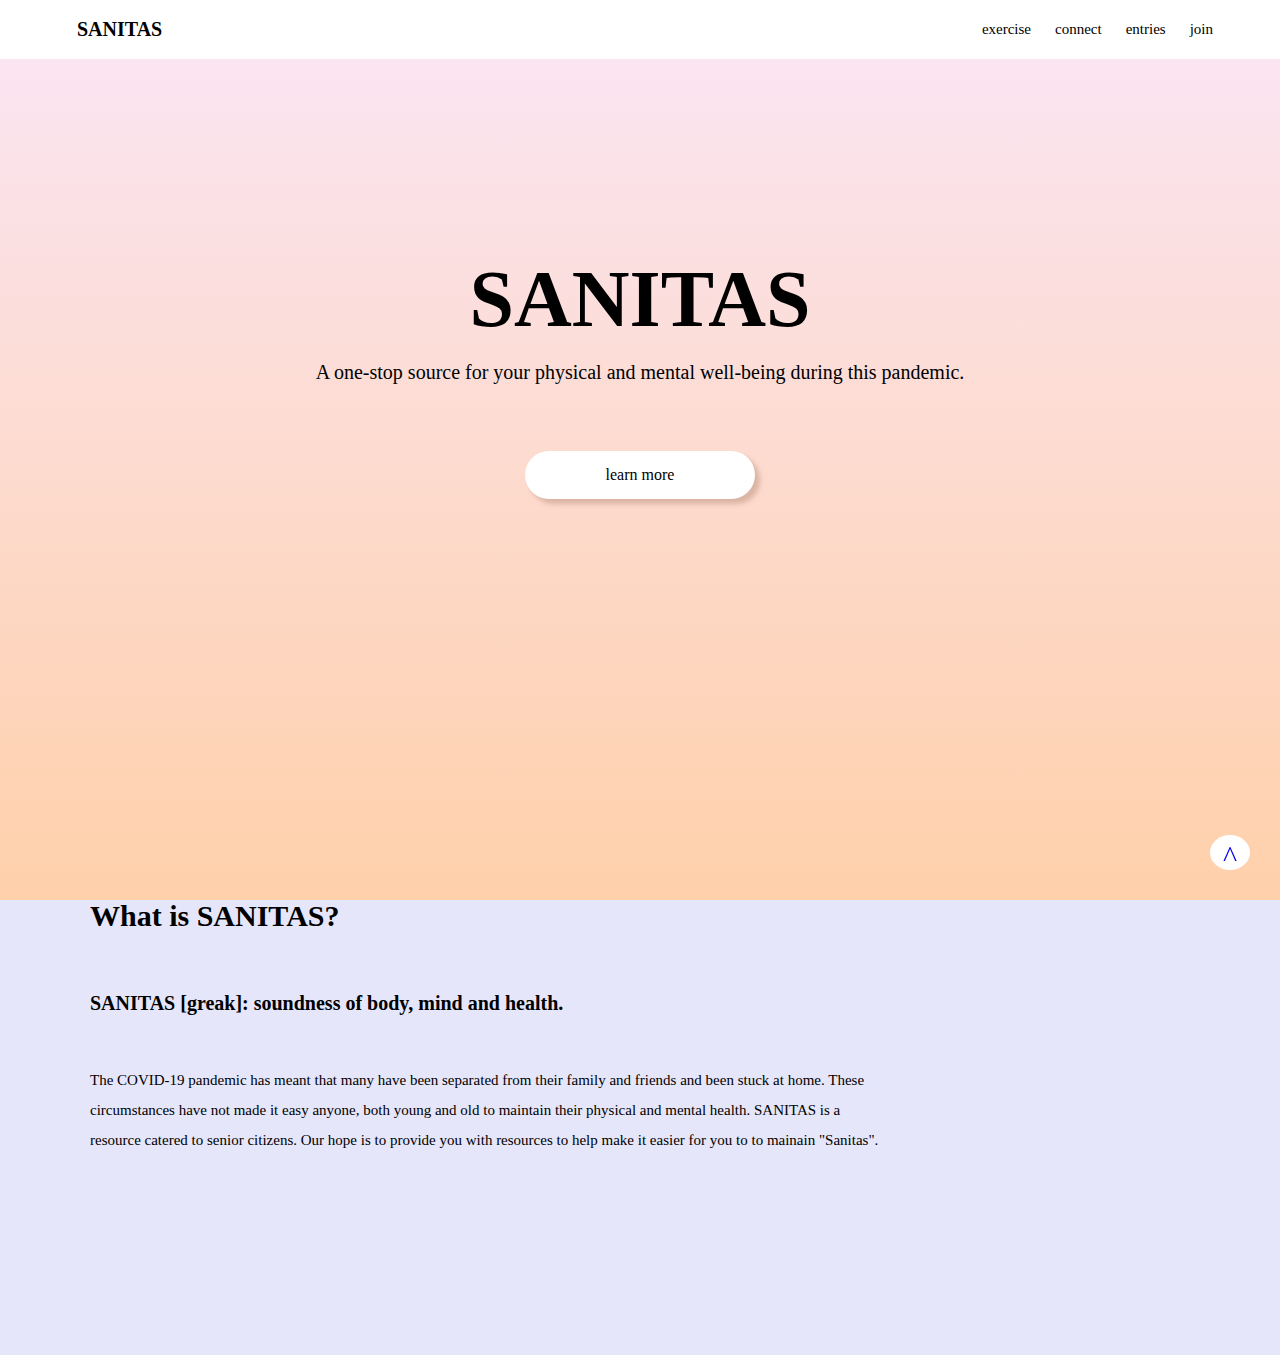
<file: index.html>
<!DOCTYPE html>
<html>
    <head>
        <title>connectivity app</title>
        <link rel="stylesheet" href="style.css">
    </head>
    <body>

        <a id="scroll" href="#sanitas">^</a>

        <div class="header">
            <a href="index.html" class="logo">SANITAS</a>
            <div class="header-right">
              <a href="exercise.html">exercise</a>
              <a href="connect.html">connect</a>
              <a href="entries.html">entries</a>
              <a href="">join</a>
            </div>
        </div>

        <div id="sanitas" style="padding-top: 200px;" >
            <h1 style="font-size: 80px; padding-bottom: 0px; margin-bottom: 10px;" >SANITAS</h1>
            <h2 style="font-size: 20px; font-weight: 200;" >A one-stop source for your physical and mental well-being during
                this pandemic. 
            </h2>
            <a style="margin-top: 50px; box-shadow: 5px 5px 5px rgb(219, 180, 164);" id="learn" href="#what">learn more</a>
        </div>

        <div id="what" >
            <h2 style="font-size: 30px; font-weight: bolder;" >What is SANITAS?</h2>
            <br>
            <h2 style="font-size: 20px; font-weight: bold;" > SANITAS [greak]: soundness of body, mind and health.</h2>
            <br>
            <h3 style="font-size: 15px; line-height: 2.0; font-weight: lighter;"> 
                The COVID-19 pandemic has meant that many have been separated from their family and friends and 
                been stuck at home. These circumstances have not made it easy anyone, both young and old 
                to maintain their physical and mental health. 
                
                SANITAS is a resource catered to senior citizens. Our hope is to provide you with resources to 
                help make it easier for you to to mainain "Sanitas".
            </h3>
        </div>



    </body>

</html>
</file>
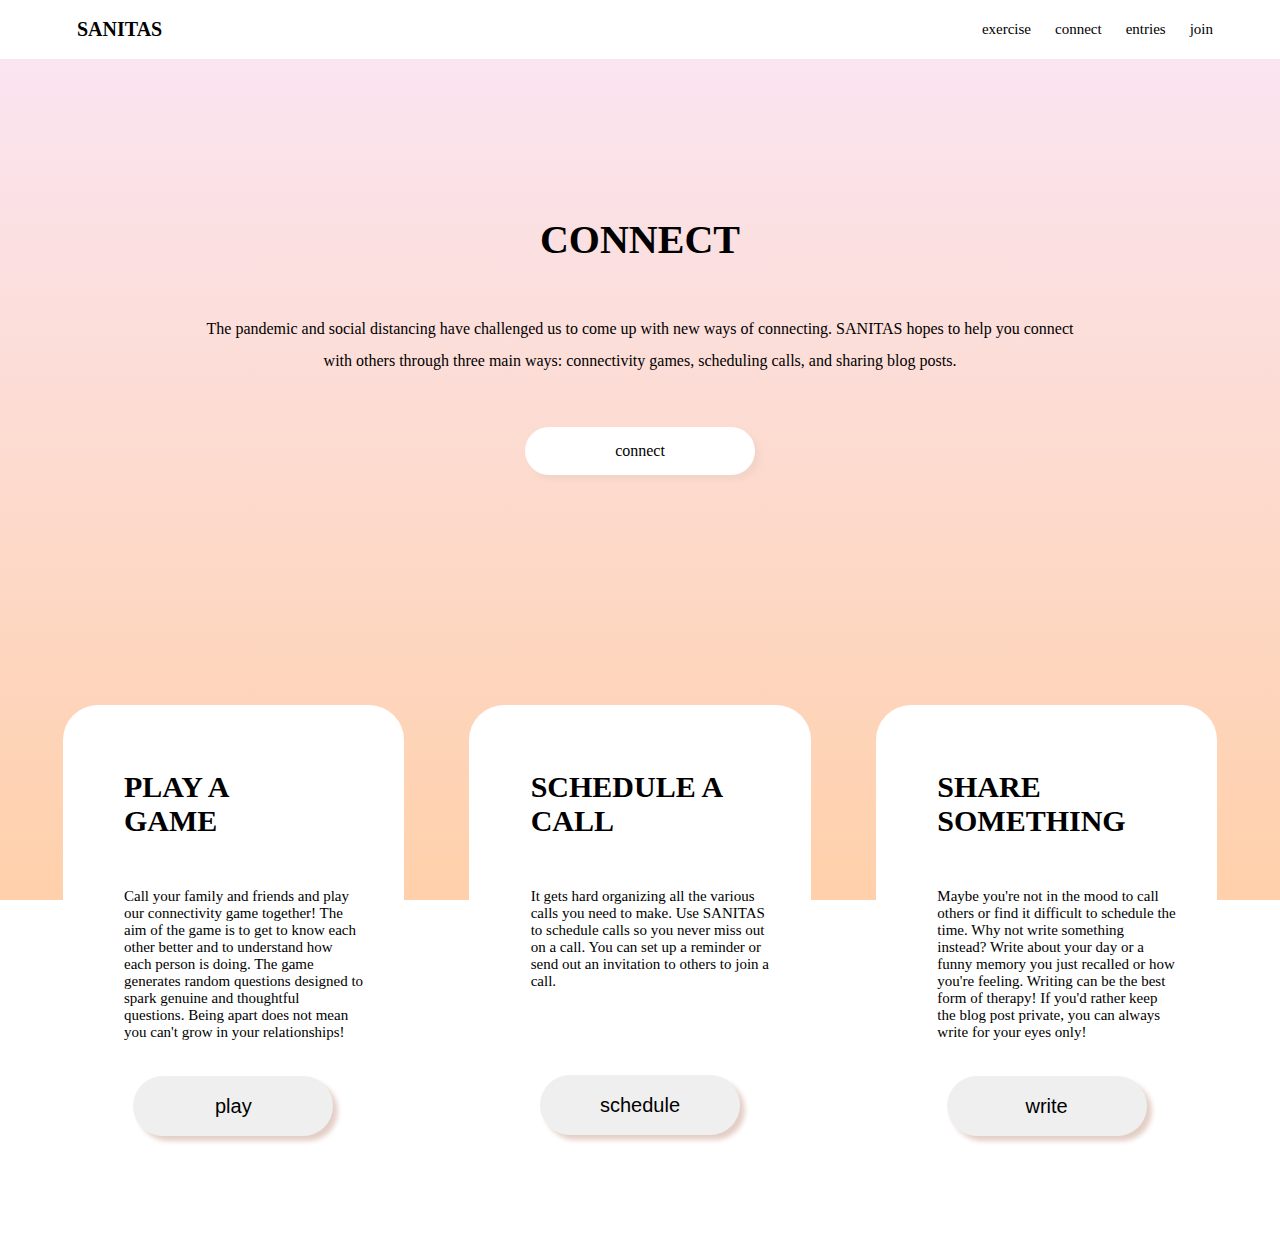
<file: connect.html>
<!DOCTYPE html>
<html>
    <head>
        <title>games</title>
        <link rel="stylesheet" href="connect.css">
    </head>

    <body>
        <div class="header">
            <a href="index.html" class="logo">SANITAS</a>
            <div class="header-right">
              <a href="exercise.html">exercise</a>
              <a href="connect.html">connect</a>
              <a href="entries.html">entries</a>
              <a href="">join</a>
            </div>
        </div>

        <div style="padding-top: 100px; padding-bottom: 200px; text-align: center;" >
            <h2 id="EXERCISE" >CONNECT</h2>
            <p id="exercise">
                The pandemic and social distancing have challenged us to come up with new ways of connecting.
                SANITAS hopes to help you connect with others through three main ways: connectivity games, 
                scheduling calls, and sharing blog posts. 
            </p>
            <a style="margin-top: 50px; box-shadow: 5px 5px 5px rgb(243, 212, 200);" id="learn" href="#connection" >connect</a>
        </div>

        <div id="connection" class="content">
            <div class="sidebar">
                <h2 class="sub" style="width: 200px;">PLAY A GAME</h2>
                <P class="text">
                Call your family and friends and play our connectivity game together! The aim of the game is to get to know each
                other better and to understand how each person is doing. The game generates random questions designed to spark 
                genuine and thoughtful questions. Being apart does not mean you can't grow in your relationships!
                </P>
                <button style="box-shadow: 5px 5px 5px rgb(228, 207, 199);" id="button"><span>play</span></button>
            </div>
            
            <div class="sidebar">
                <h2 class="sub">SCHEDULE A CALL</h2>
                <P class="text">
                It gets hard organizing all the various calls you need to make. Use SANITAS to schedule calls so you never miss
                out on a call. You can set up a reminder or send out an invitation to others to join a call. 
                </P>
                <button style="margin-top: 70px; box-shadow: 5px 5px 5px rgb(228, 207, 199);" id="button" ><span>schedule</span></button>
            </div>

            <div class="sidebar">
                <h2 class="sub">SHARE SOMETHING</h2>
                <P class="text">
                Maybe you're not in the mood to call others or find it difficult to schedule the time. Why not write
                something instead? Write about your day or a funny memory you just recalled or how you're feeling. 
                Writing can be the best form of therapy! If you'd rather keep the blog post private, you can always write for your eyes only!
                </P>
                <button style="box-shadow: 5px 5px 5px rgb(228, 207, 199); transition-duration: 5s;" id="button" onclick=" window.location.href='entries.html'"><span>write</span></button>
            </div>    

        </div>


    </body>
</file>
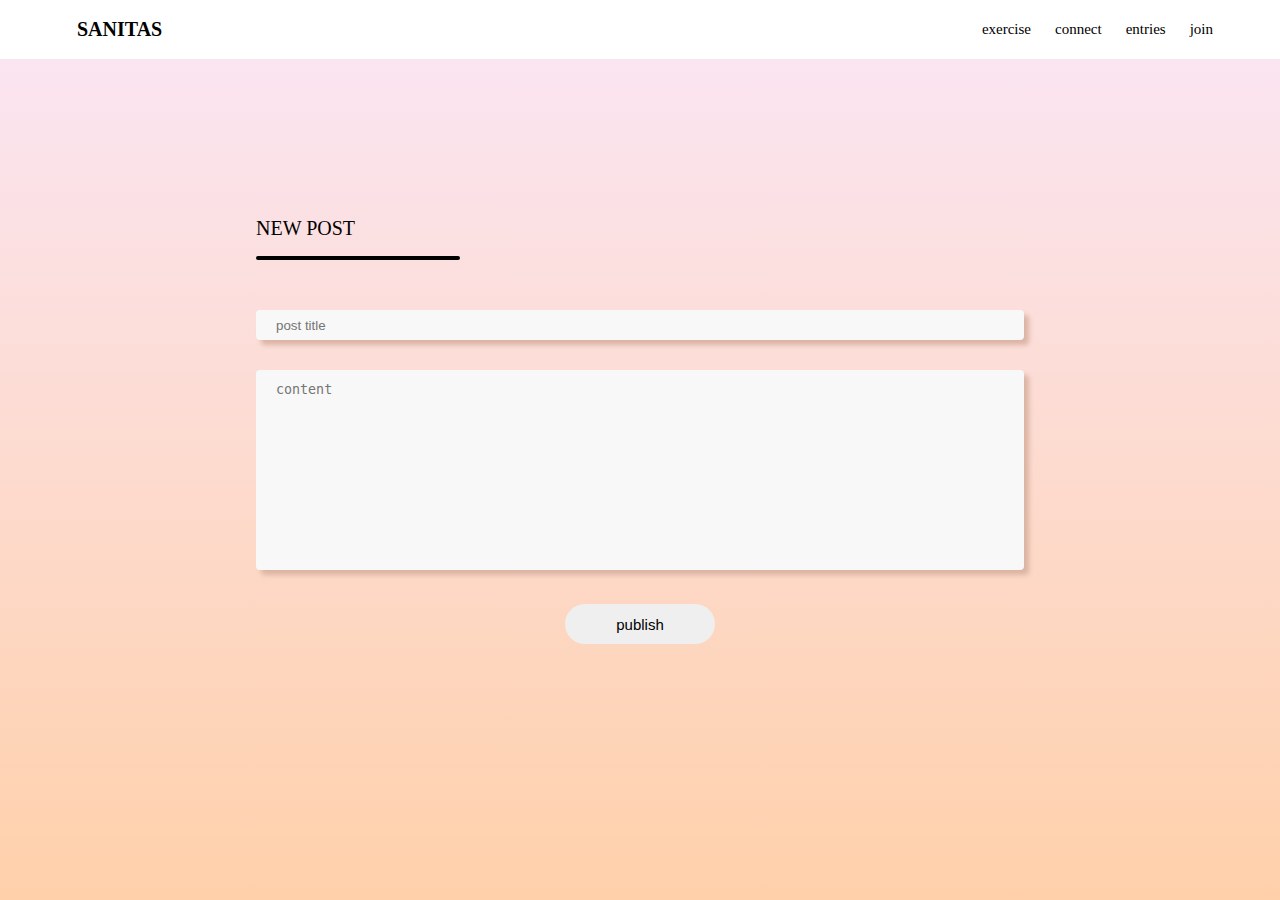
<file: entries.html>
<!DOCTYPE html>
<html>
    <head>
        <title>games</title>
        <link rel="stylesheet" href="entries.css">
        <script src="entries.js"></script>
    </head>

    <body>
        <div class="header">
            <a href="index.html" class="logo">SANITAS</a>
            <div class="header-right">
              <a href="exercise.html">exercise</a>
              <a href="connect.html">connect</a>
              <a href="entries.html">entries</a>
              <a href="">join</a>
            </div>
        </div>

        <div style="padding-top: 200px;"></div>

        <div id="formbox" style="">
            <div id="form" >
                <div style="text-align: left; padding-bottom: 30px;">
                    <h2 style="font-size: 20px; font-weight: 200;" >NEW POST</h2>
                    <hr>
                    <input style="box-shadow: 5px 5px 5px rgb(219, 180, 164); width:100%; height: 30px;" type="text" placeholder="post title">
                </div>
                <form action="">
                    <textarea style="box-shadow: 5px 5px 5px rgb(219, 180, 164); width:100%; height: 200px;" type="text" placeholder="content" cols="30" rows="10"></textarea>
                </form>
                <button class="scheduleexercise"><span>publish</span></button>
            </div>
        </div>

    </body>
</file>
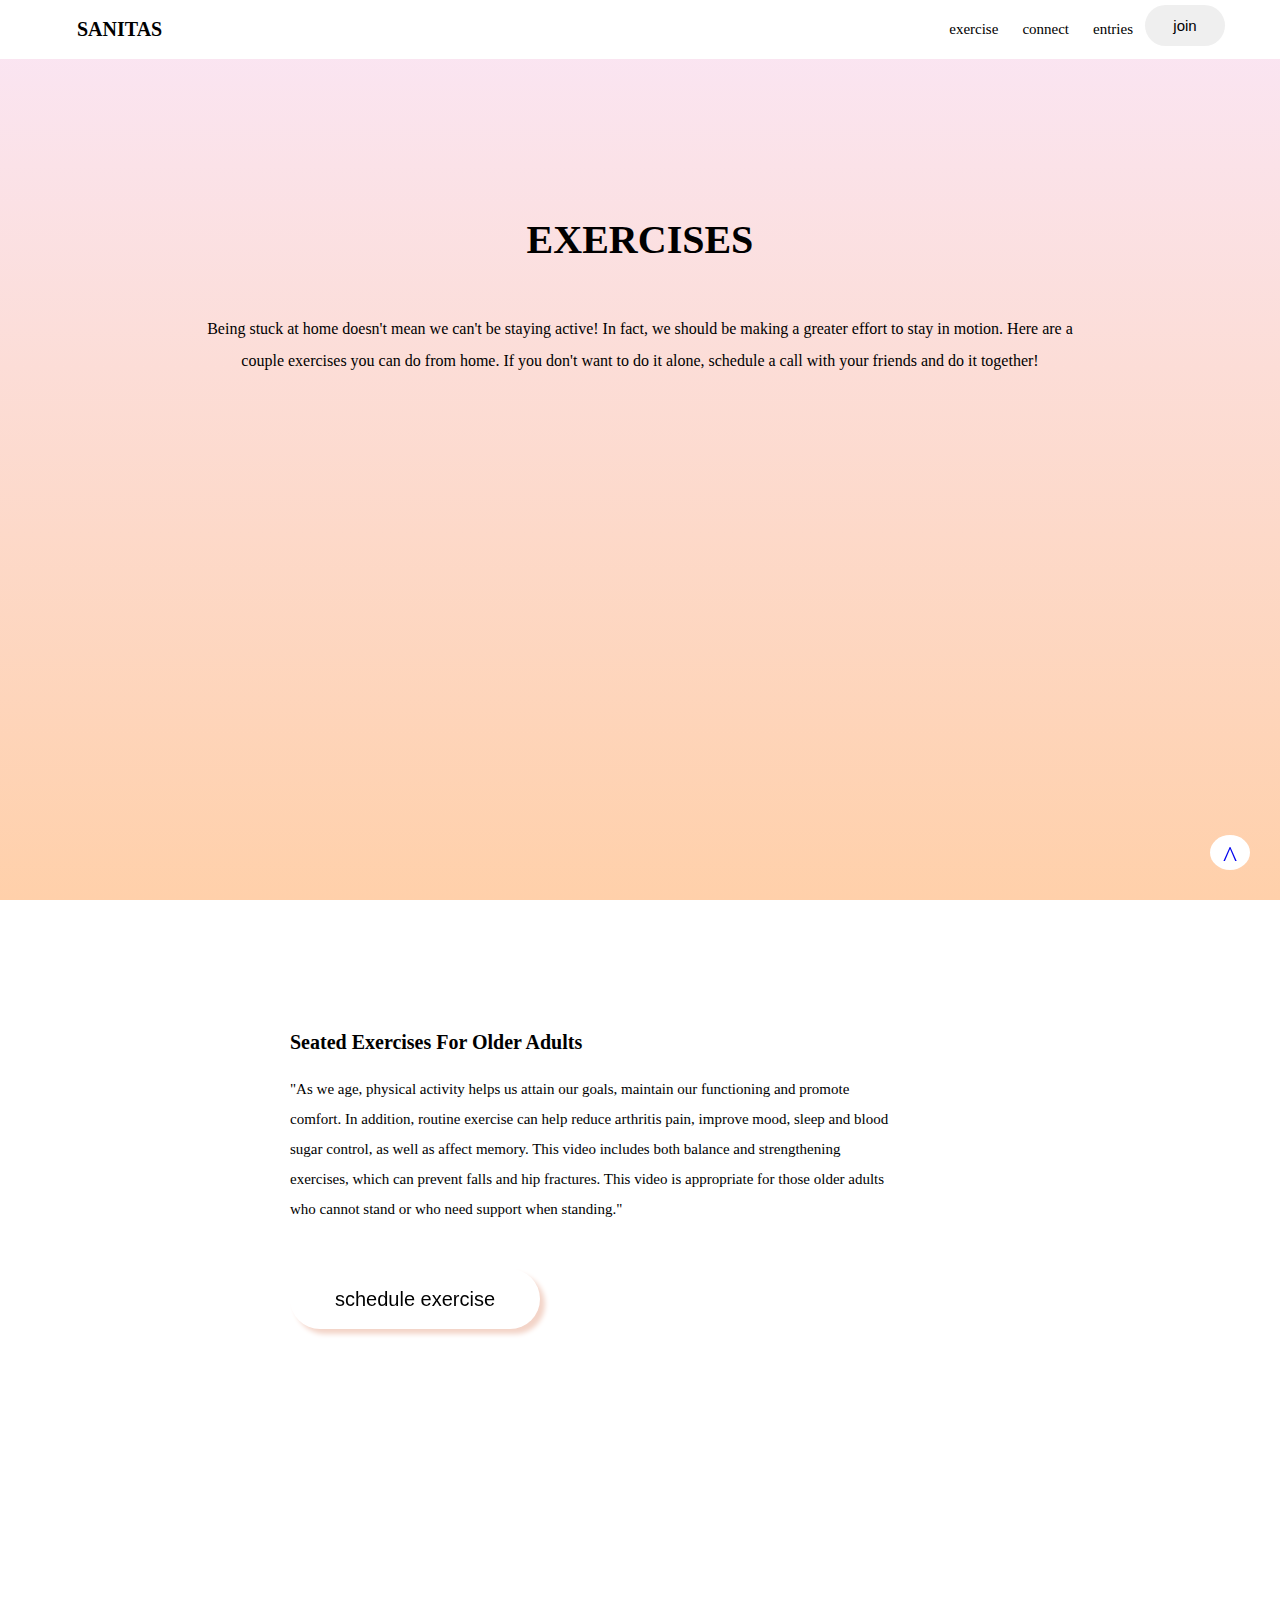
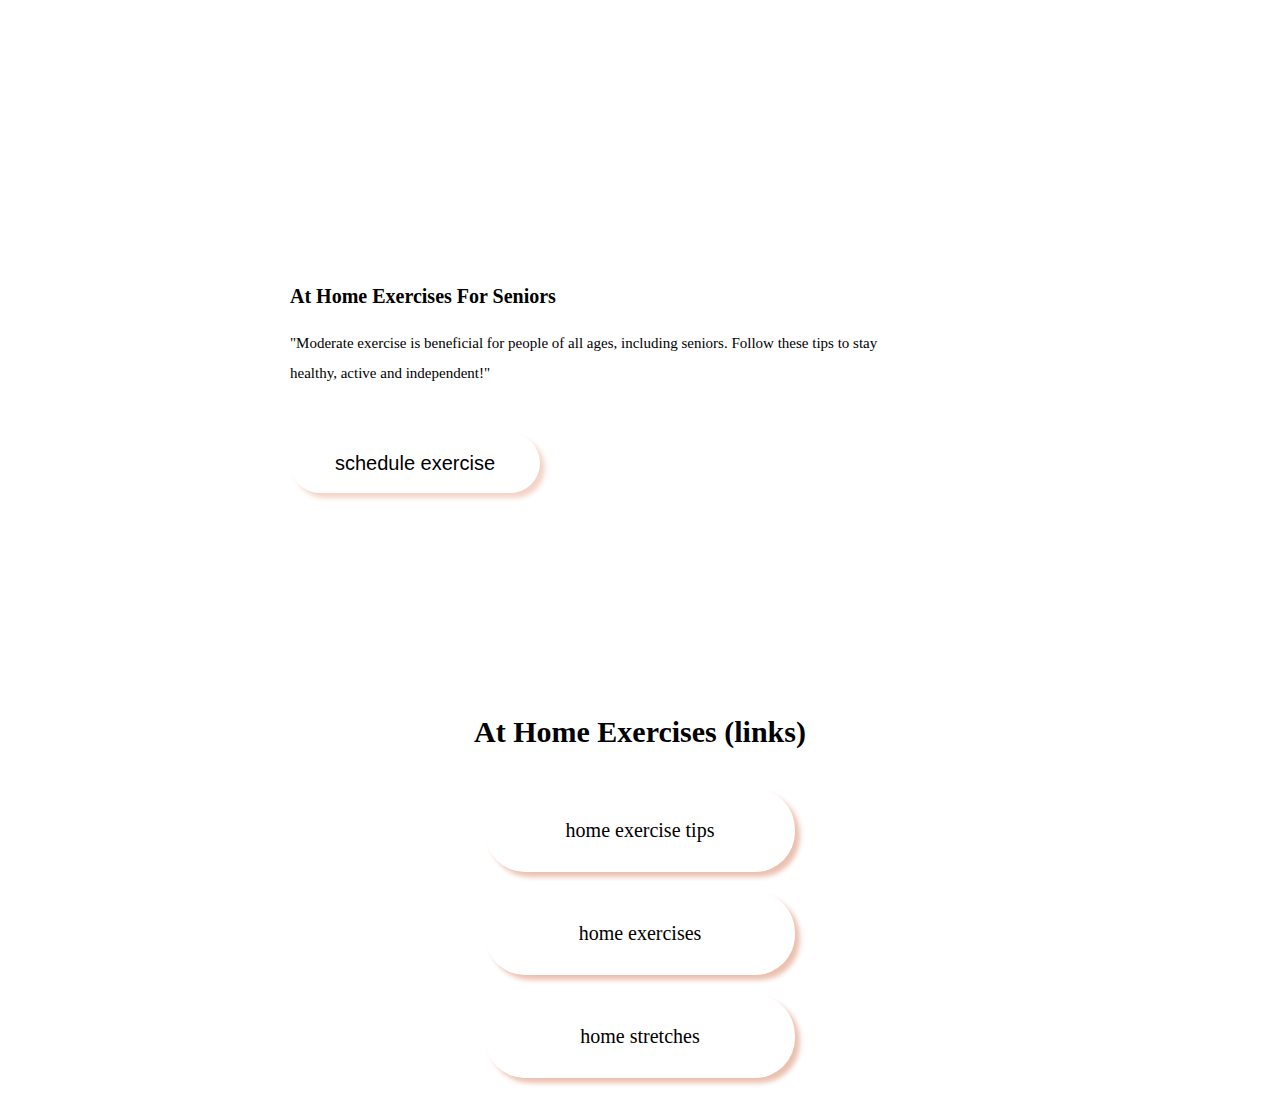
<file: exercise.html>
<!DOCTYPE html>
<html>
    <head>
        <title>games</title>
        <link rel="stylesheet" href="exercise.css">
    </head>

    <body>
        <a id="scroll" href="#exercisehead">^</a>

        <div class="header">
            <a href="index.html" class="logo">SANITAS</a>
            <div class="header-right">
              <a href="exercise.html">exercise</a>
              <a href="connect.html">connect</a>
              <a href="entries.html">entries</a>
              <button style="padding: 12px; font-size: 15px; border: none; border-radius: 25px; width: 80px;" >join</button>
            </div>
        </div>

        <div id="exercisehead" style="padding-top: 100px; padding-bottom: 200px;" >
            <h2 id="EXERCISE" >EXERCISES</h2>
            <p id="exercise">
                Being stuck at home doesn't mean we can't be staying active! In fact, we should be making a greater
                effort to stay in motion. Here are a couple exercises you can do from home. If you don't want to do 
                it alone, schedule a call with your friends and do it together!
            </p>
        </div>


        <div class="videos">
            <iframe src="https://youtu.be/8BcPHWGQO44" frameborder="0"></iframe>    
            <div class="text">
                <h3 style="font-size: 20px;">Seated Exercises For Older Adults</h3>
                <p style="font-size: 15px; line-height: 2.0; width: 600px;"> 
                    "As we age, physical activity helps us attain our goals, maintain our functioning and promote comfort. In addition, routine exercise can help reduce arthritis pain, improve mood, sleep and blood sugar control, as well as affect memory. 

                    This video includes both balance and strengthening exercises, which can prevent falls and hip fractures. This video is appropriate for those older adults who cannot stand or who need support when standing."
                </p>
                <button style="box-shadow: 5px 5px 5px rgb(243, 212, 200);" class="scheduleexercise"><span>schedule exercise</span></button>
            </div>
        </div>

        <div class="videos">
            <iframe src="https://www.youtube.com/watch?v=iE2od8h-P-4&ab_channel=OrthopedicOne" frameborder="0"></iframe>    
            <div class="text">
                <h3 style="font-size: 20px;">At Home Exercises For Seniors</h3>
                <p style="font-size: 15px; line-height: 2.0; width: 600px;"> 
                    "Moderate exercise is beneficial for people of all ages, including seniors. Follow these tips to stay healthy, active and independent!"
                </p>
                <button style="box-shadow: 5px 5px 5px rgb(243, 212, 200);" class="scheduleexercise"><span>schedule exercise</span></button>
            </div>
        </div>

        <div class="links">
            <h3 style="font-size: 30px; text-align: center;">At Home Exercises (links)</h3>
            <a style="box-shadow: 5px 5px 5px rgb(235, 193, 176);" id="homelink" href="https://provisionhealthcare.com/2020/05/27/exercise-for-seniors-staying-active-during-coronavirus-pandemic/">home exercise tips</a>
            <a style="box-shadow: 5px 5px 5px rgb(235, 193, 176);" id="homelink" href="https://www.ageuk.org.uk/information-advice/coronavirus/staying-safe-and-well-at-home/home-exercises/">home exercises</a>
            <a style="box-shadow: 5px 5px 5px rgb(235, 193, 176);" id="homelink" href="https://dailycaring.com/12-easy-and-gentle-seated-stretching-exercises-for-seniors-in-4-minutes-video/">home stretches</a>
        </div>

    </body>
</html>
</file>
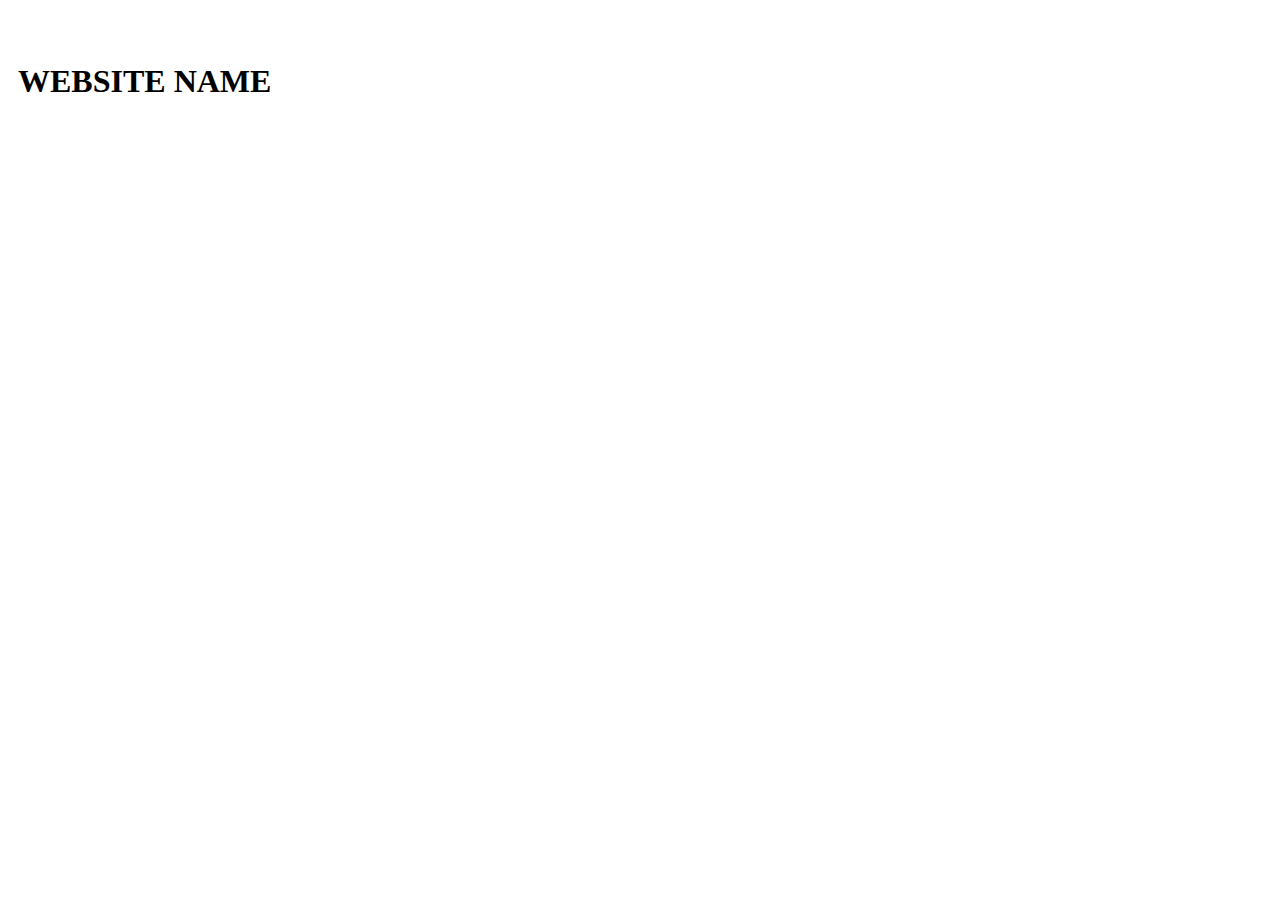
<file: games.html>
<!DOCTYPE html>
<html>
    <head>
        <title>games</title>
        <link rel="stylesheet" href="games.css">
    </head>

    <div class="header">
        <h1 class="websitename">WEBSITE NAME</h1>
    </div>

    <body>
        

        <h1>GAMES</h1>
        <div class="body">
            <button>bingo</button>
            <button>checkers</button>
        </div>

    </body>
</html>
</file>
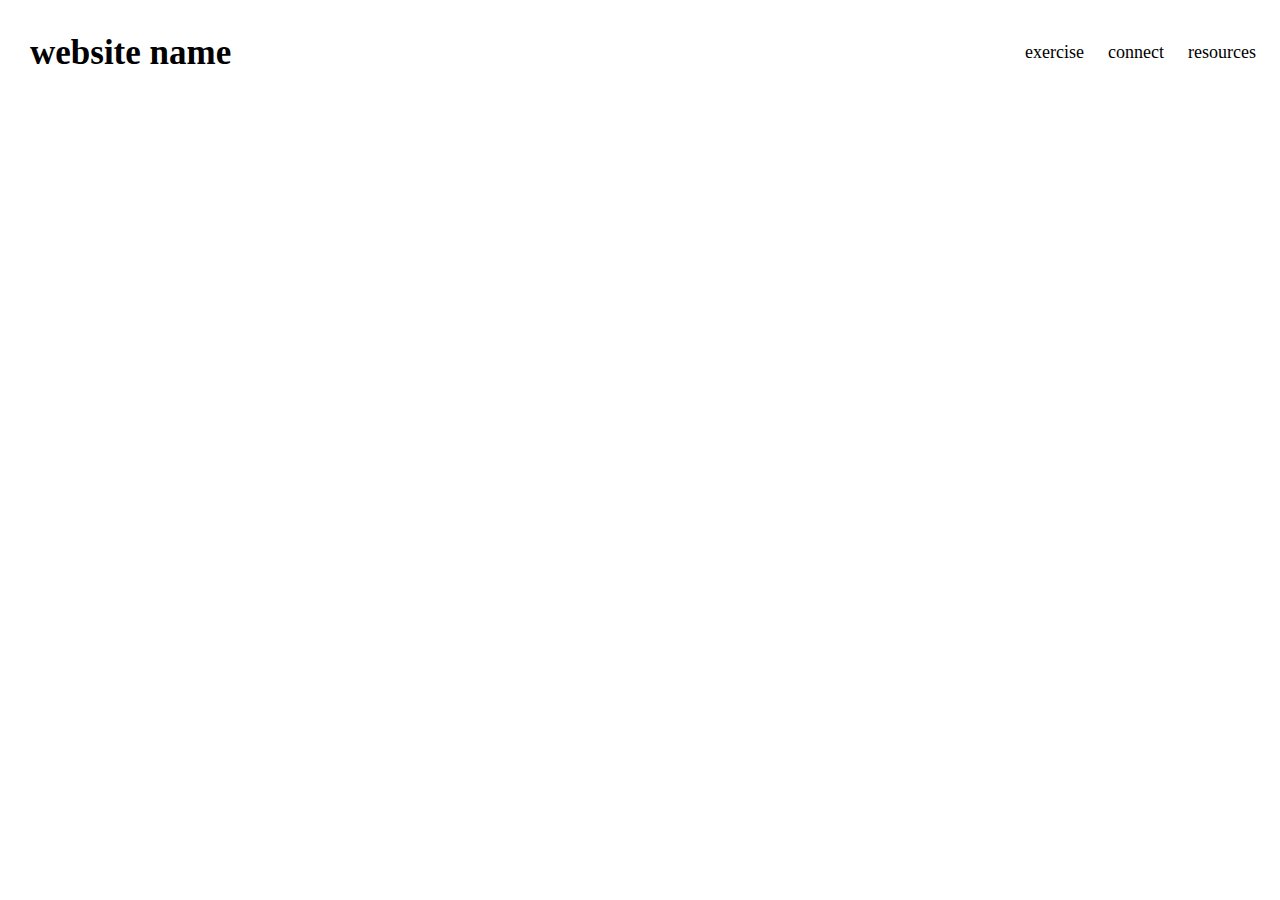
<file: resources.html>
<!DOCTYPE html>
<html>
    <head>
        <title>games</title>
        <link rel="stylesheet" href="games.css">
    </head>

    <body>
        <div class="header">
            <a href="index.html" class="logo">website name</a>
            <div class="header-right">
              <a href="exercise.html">exercise</a>
              <a href="connect.html">connect</a>
              <a href="about.html">resources</a>
            </div>
        </div>
    </body>
</file>
<file: style.css>
html {
    scroll-behavior: smooth;
}

body {
    background-color: lavender;
    text-align: center;
    margin: 0 auto;
    background-image: linear-gradient(rgb(250, 230, 246), rgb(255, 208, 170));
    background-attachment: fixed;
}

#scroll {
    padding: 10px;
    padding-top: 5px;
    background-color: white;
    border-radius: 50%;
    width: 20px;
    height: 20px;
    text-align: center;
    position: fixed;
    right: 30px;
    bottom: 30px;
    text-decoration: none;
    font-size: 30px;
}

.header {
    overflow: hidden;
    background-color: white;
    padding: 5px 5px;
    width: 100%;
    position: fixed;
  }
  
  .header a {
    float: left;
    color: black;
    text-align: center;
    padding: 12px;
    text-decoration: none;
    font-size: 15px; 
    line-height: 25px;
    border-radius: 4px;
  }
  
  .header a.logo {
    font-size: 20px;
    font-weight: bold;
    margin-left: 60px;
  }
  
  .header a:hover {
    color: black;
    border: 2px black solid;
  }
  
  .header-right {
    float: right;
    margin-right: 60px;
  }
  
  @media screen and (max-width: 500px) {
    .header a {
      float: none;
      display: block;
      text-align: left;
    }
    
    .header-right {
      float: none;
    }
  }

#learn {
    background-color: white;
    width: 200px;
    padding: 15px;
    display: inline-block;
    text-decoration: none;
    color: black;
    border-radius: 35px;
}

#what {
    margin-top: 400px;
    margin-bottom: 200px;
    margin-left: 90px;
    text-align: left;
    width: 800px;
}
</file>
<file: connect.css>
html {
    scroll-behavior: smooth;
}

body {
    margin: 0 auto;
    background-image: linear-gradient(rgb(250, 230, 246), rgb(255, 208, 170));
    background-attachment: fixed;
}

.header {
    overflow: hidden;
    background-color: white;
    padding: 5px 5px;
    width: 100%;
    position: fixed;
  }
  
  .header a {
    float: left;
    color: black;
    text-align: center;
    padding: 12px;
    text-decoration: none;
    font-size: 15px; 
    line-height: 25px;
    border-radius: 4px;
  }
  
  .header a.logo {
    font-size: 20px;
    font-weight: bold;
    margin-left: 60px;
  }
  
  .header a:hover {
    color: black;
    border: 2px black solid;
  }
  
  .header-right {
    float: right;
    margin-right: 60px;
  }
  
  @media screen and (max-width: 500px) {
    .header a {
      float: none;
      display: block;
      text-align: left;
    }
    
    .header-right {
      float: none;
    }
  }

  #exercise {
    width: 70%;
    display: flex;
    color: black;
    text-align: center;
    margin: 0 auto;
    line-height: 2.0;
  } 

  #EXERCISE {
    margin-top: 100px;
    font-size: 40px;
    line-height: 2.0;
    color: black;
    text-align: center;
  }

  #learn {
    background-color: white;
    width: 200px;
    padding: 15px;
    display: inline-block;
    text-decoration: none;
    color: black;
    border-radius: 35px;
}

  .sidebar {
    width: 28%;
    height: 520px;
    text-align: center;
    margin: 0 auto;
    border: black;
    border-width: 1px;
    background-color: white;
    border-radius: 35px;
  }

  .sub {
      margin-bottom: 50px;
      font-size: 30px; 
      margin-top: 65px; 
      margin-left: 18%; 
      margin-right: 60px;
      text-align: left;

  }

  .text {
    font-size: 15px; 
    width: 70%; 
    margin-top: 50px; 
    margin-left: 18%; 
    text-align: left;
  }

  #button {
    margin-left: auto; 
    margin-top: 20px; 
    width: 200px; 
    height: 60px; 
    border-radius: 35px; 
    font-size: 20px;
    text-align: center;
  }


  .content {
    margin: 30px;
    display: flex;
    float: none;
  }

  #button {
      border: none;
  }

  #button span {
    cursor: pointer;
    display: inline-block;
    position: relative;
    transition: 0.5s;
  }
  
  #button span:after {
    content: '\00bb';
    position: absolute;
    opacity: 0;
    top: 0;
    right: -20px;
    transition: 0.5s;
  }
  
  #button:hover span {
    padding-right: 25px;
  }
  
  #button:hover span:after {
    opacity: 1;
    right: 0;
  }
</file>
<file: entries.css>
body {
    text-align: center;
    margin: 0 auto;
    background-image: linear-gradient(rgb(250, 230, 246), rgb(255, 208, 170));
    background-attachment: fixed;
}

.header {
    overflow: hidden;
    background-color: white;
    padding: 5px 5px;
    width: 100%;
    position: fixed;
  }
  
  .header a {
    float: left;
    color: black;
    text-align: center;
    padding: 12px;
    text-decoration: none;
    font-size: 15px; 
    line-height: 25px;
    border-radius: 4px;
  }
  
  .header a.logo {
    font-size: 20px;
    font-weight: bold;
    margin-left: 60px;
  }
  
  .header a:hover {
    color: black;
    border: 2px black solid;
  }
  
  .header-right {
    float: right;
    margin-right: 60px;
  }
  
  @media screen and (max-width: 500px) {
    .header a {
      float: none;
      display: block;
      text-align: left;
    }
    
    .header-right {
      float: none;
    }
  }

#form {
    width: 60%;
    height: 100%;
    margin: 0 auto;
}

input {
    height: 150px;
    padding: 12px 20px;
    box-sizing: border-box;
    border: none;
    border-radius: 4px;
    background-color: #f8f8f8;
    resize: none;
}

textarea {
    height: 150px;
    padding: 12px 20px;
    box-sizing: border-box;
    border: none;
    border-radius: 4px;
    background-color: #f8f8f8;
    resize: none;
}

.scheduleexercise {
    width: 150px;
    height: 40px;
    margin-top: 30px;
    margin-bottom: 80px;
    font-size: 15px;
    border-radius: 40px;
    border: none;
}

.scheduleexercise span {
    cursor: pointer;
    display: inline-block;
    position: relative;
    transition: 0.5s;
  }
  
  .scheduleexercise span:after {
    content: '\00bb';
    position: absolute;
    opacity: 0;
    top: 0;
    right: -20px;
    transition: 0.5s;
  }
  
  .scheduleexercise:hover span {
    padding-right: 25px;
  }
  
  .scheduleexercise:hover span:after {
    opacity: 1;
    right: 0;
  }

  hr {
    border: 2px solid black;
    border-radius: 20px;
    width: 200px;
    margin: 0px;
    margin-bottom: 50px;
  }
</file>
<file: exercise.css>
html {
    scroll-behavior: smooth;
}

#scroll {
    padding: 10px;
    padding-top: 5px;
    background-color: white;
    border-radius: 50%;
    width: 20px;
    height: 20px;
    text-align: center;
    position: fixed;
    right: 30px;
    bottom: 30px;
    text-decoration: none;
    font-size: 30px;
}

body {
    text-align: center;
    margin: 0 auto;
    background-image: linear-gradient(rgb(250, 230, 246), rgb(255, 208, 170));
    background-attachment: fixed;
}

.header {
    overflow: hidden;
    background-color: white;
    padding: 5px 5px;
    width: 100%;
    position: fixed;
  }
  
  .header a {
    float: left;
    color: black;
    text-align: center;
    padding: 12px;
    text-decoration: none;
    font-size: 15px; 
    line-height: 25px;
    border-radius: 4px;
  }
  
  .header a.logo {
    font-size: 20px;
    font-weight: bold;
    margin-left: 60px;
  }
  
  .header a:hover {
    color: black;
    border: 2px black solid;
  }
  
  .header-right {
    float: right;
    margin-right: 60px;
  }
  
  @media screen and (max-width: 500px) {
    .header a {
      float: none;
      display: block;
      text-align: left;
    }
    
    .header-right {
      float: none;
    }
  }

#exercise {
    width: 70%;
    display: flex;
    color: black;
    text-align: center;
    margin: 0 auto;
    line-height: 2.0;
}

#EXERCISE {
    margin-top: 100px;
    font-size: 40px;
    line-height: 2.0;
    color: black;
}

.videos {
    align-content: center;
    margin-left: auto;
    margin-right: auto;
    display: block;
}

iframe {
    width: 700px;
    height: 400px;
    border-radius: 30px;
    align-content: center;
    padding-bottom: 30px;
}

.text {
    width: 700px;
    height: 400px;
    text-align: left;
    margin: 0 auto;
}

.scheduleexercise {
    width: 250px;
    height: 60px;
    margin-top: 30px;
    margin-bottom: 80px;
    font-size: 20px;
    border-radius: 40px;
    border: none;
    background-color: white;
}

.scheduleexercise span {
    cursor: pointer;
    display: inline-block;
    position: relative;
    transition: 0.5s;
  }
  
  .scheduleexercise span:after {
    content: '\00bb';
    position: absolute;
    opacity: 0;
    top: 0;
    right: -20px;
    transition: 0.5s;
  }
  
  .scheduleexercise:hover span {
    padding-right: 25px;
  }
  
  .scheduleexercise:hover span:after {
    opacity: 1;
    right: 0;
  }

  .links {
    align-content: left;
    margin: 0 auto;
    width: 600px;
    height: 400px;
    text-align: center;
    margin: 0 auto;
  }

  #homelink {
    width: 250px;
    padding: 30px;
    margin: 10px;
    font-size: 20px;
    border-radius: 40px;
    background-color: white;
    text-decoration: none;
    color: black;
    display: inline-block;
  }
</file>
<file: games.css>
.header {
    overflow: hidden;
    background-color: white;
    padding: 20px 10px;
    width: 100%;
    position: fixed;
  }
  
  .header a {
    float: left;
    color: black;
    text-align: center;
    padding: 12px;
    text-decoration: none;
    font-size: 18px; 
    line-height: 25px;
    border-radius: 4px;
  }
  
  .header a.logo {
    font-size: 35px;
    font-weight: bold;
  }
  
  .header a:hover {
    background-color: #ddd;
    color: black;
  }
  
  .header-right {
    float: right;
    margin-right: 30px;
  }
  
  @media screen and (max-width: 500px) {
    .header a {
      float: none;
      display: block;
      text-align: left;
    }
    
    .header-right {
      float: none;
    }
  }

.exercise {
    width: 70%;
    display: flex;
    align-items: center;
    color: black;
    line-height: 2.0;
    margin-left: auto;
    margin-right: auto;
}

#EXERCISE {
    margin-top: 100px;
    font-size: 40px;
}

#exercisetext {
    margin-top: 200px;
    width: 70%;
    text-align: center;
    color: black;
    line-height: 2.0;
    font-size: 20px;
}

.videos {
    align-content: center;
    margin-left: auto;
    margin-right: auto;
    display: block;
}

iframe {
    width: 800px;
    height: 500px;
    border-radius: 30px;
    margin-left: auto;
    margin-right: auto;
    align-content: center;
}

.text {
    margin: 20px;
    align-items: center;
}
</file>
